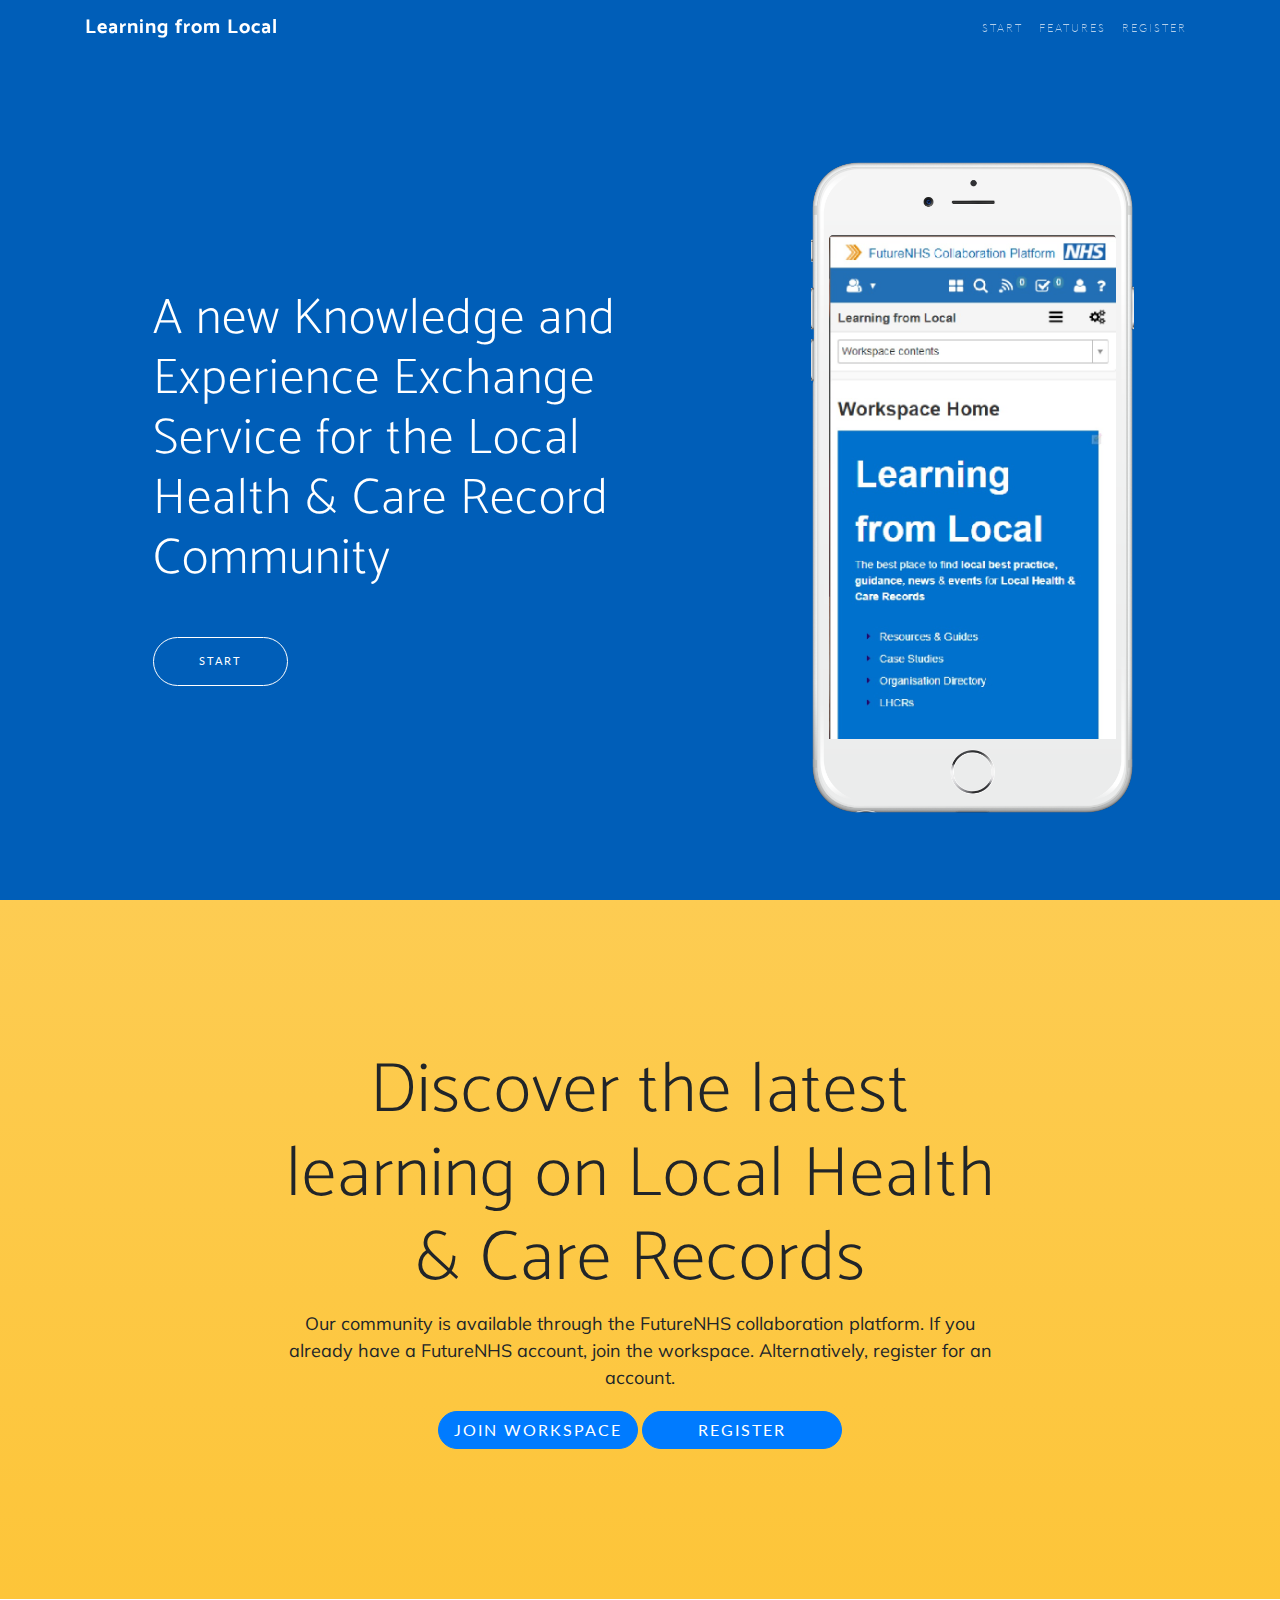
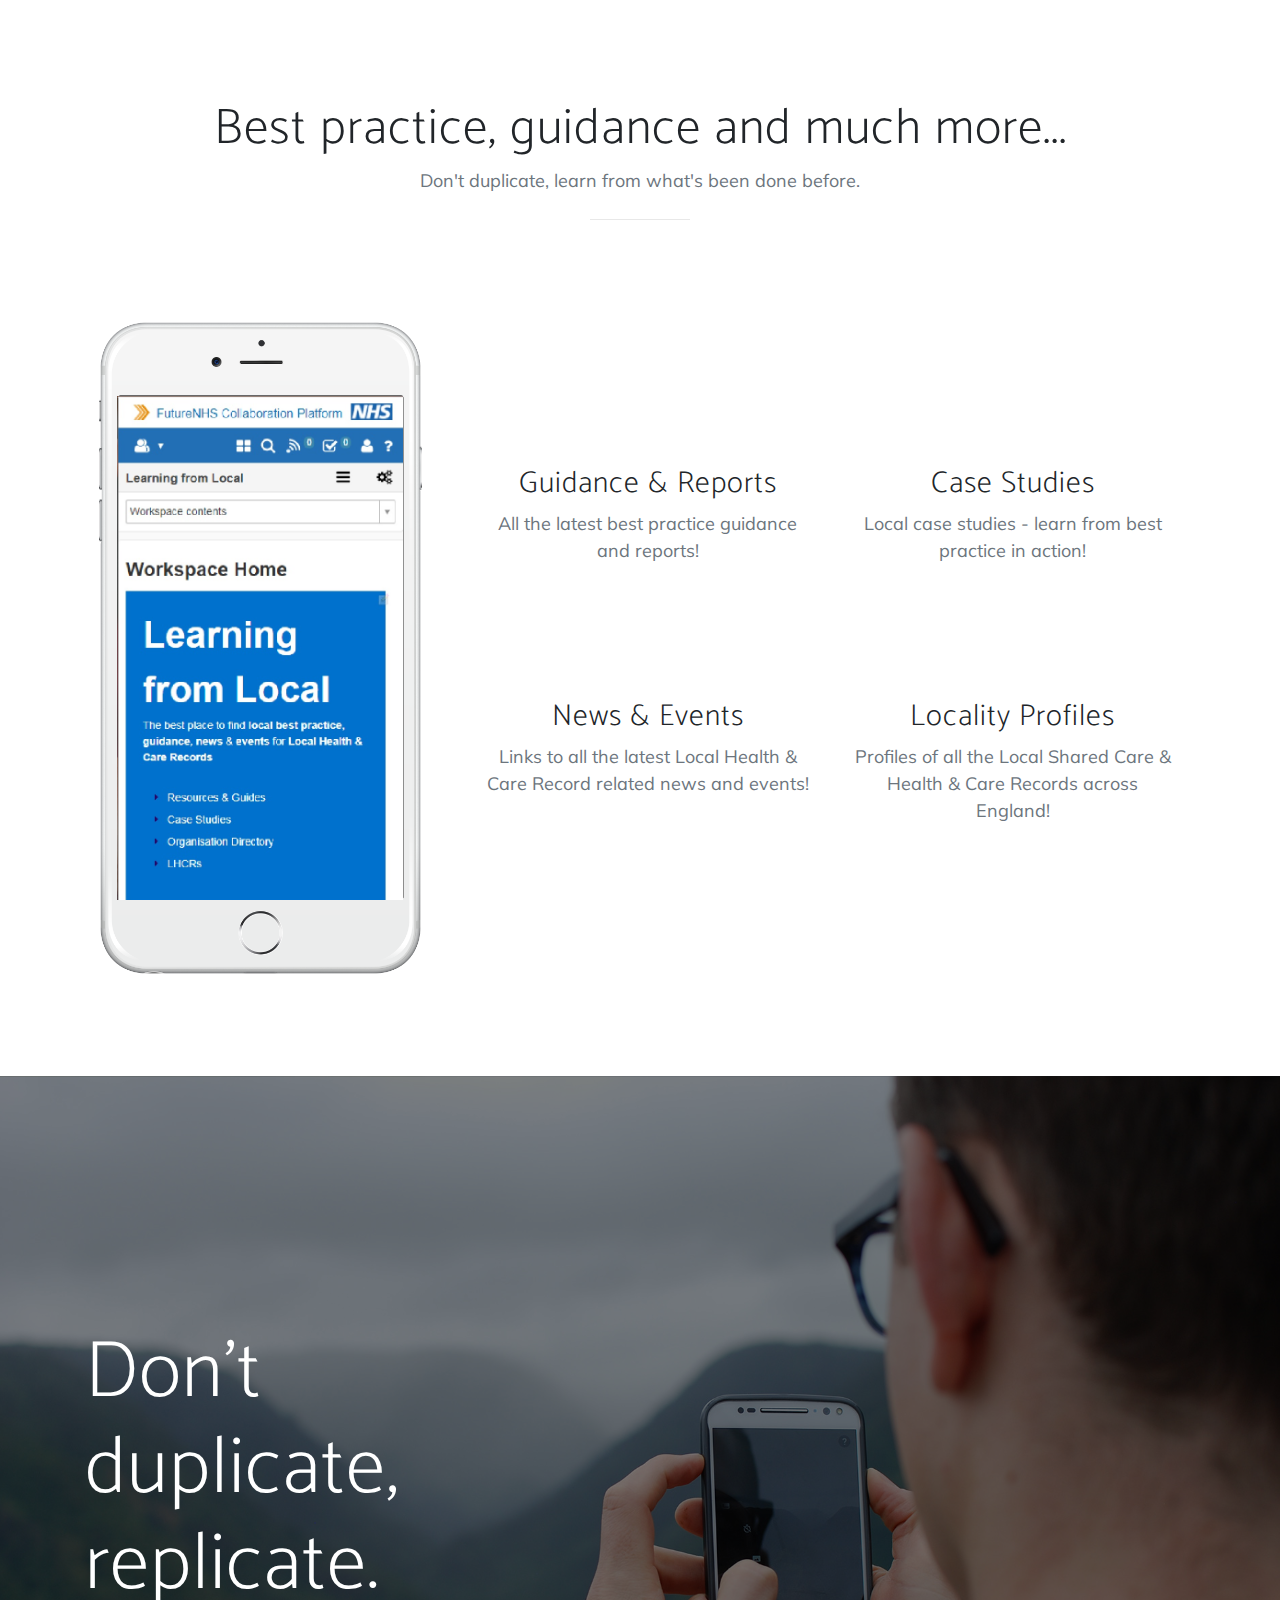
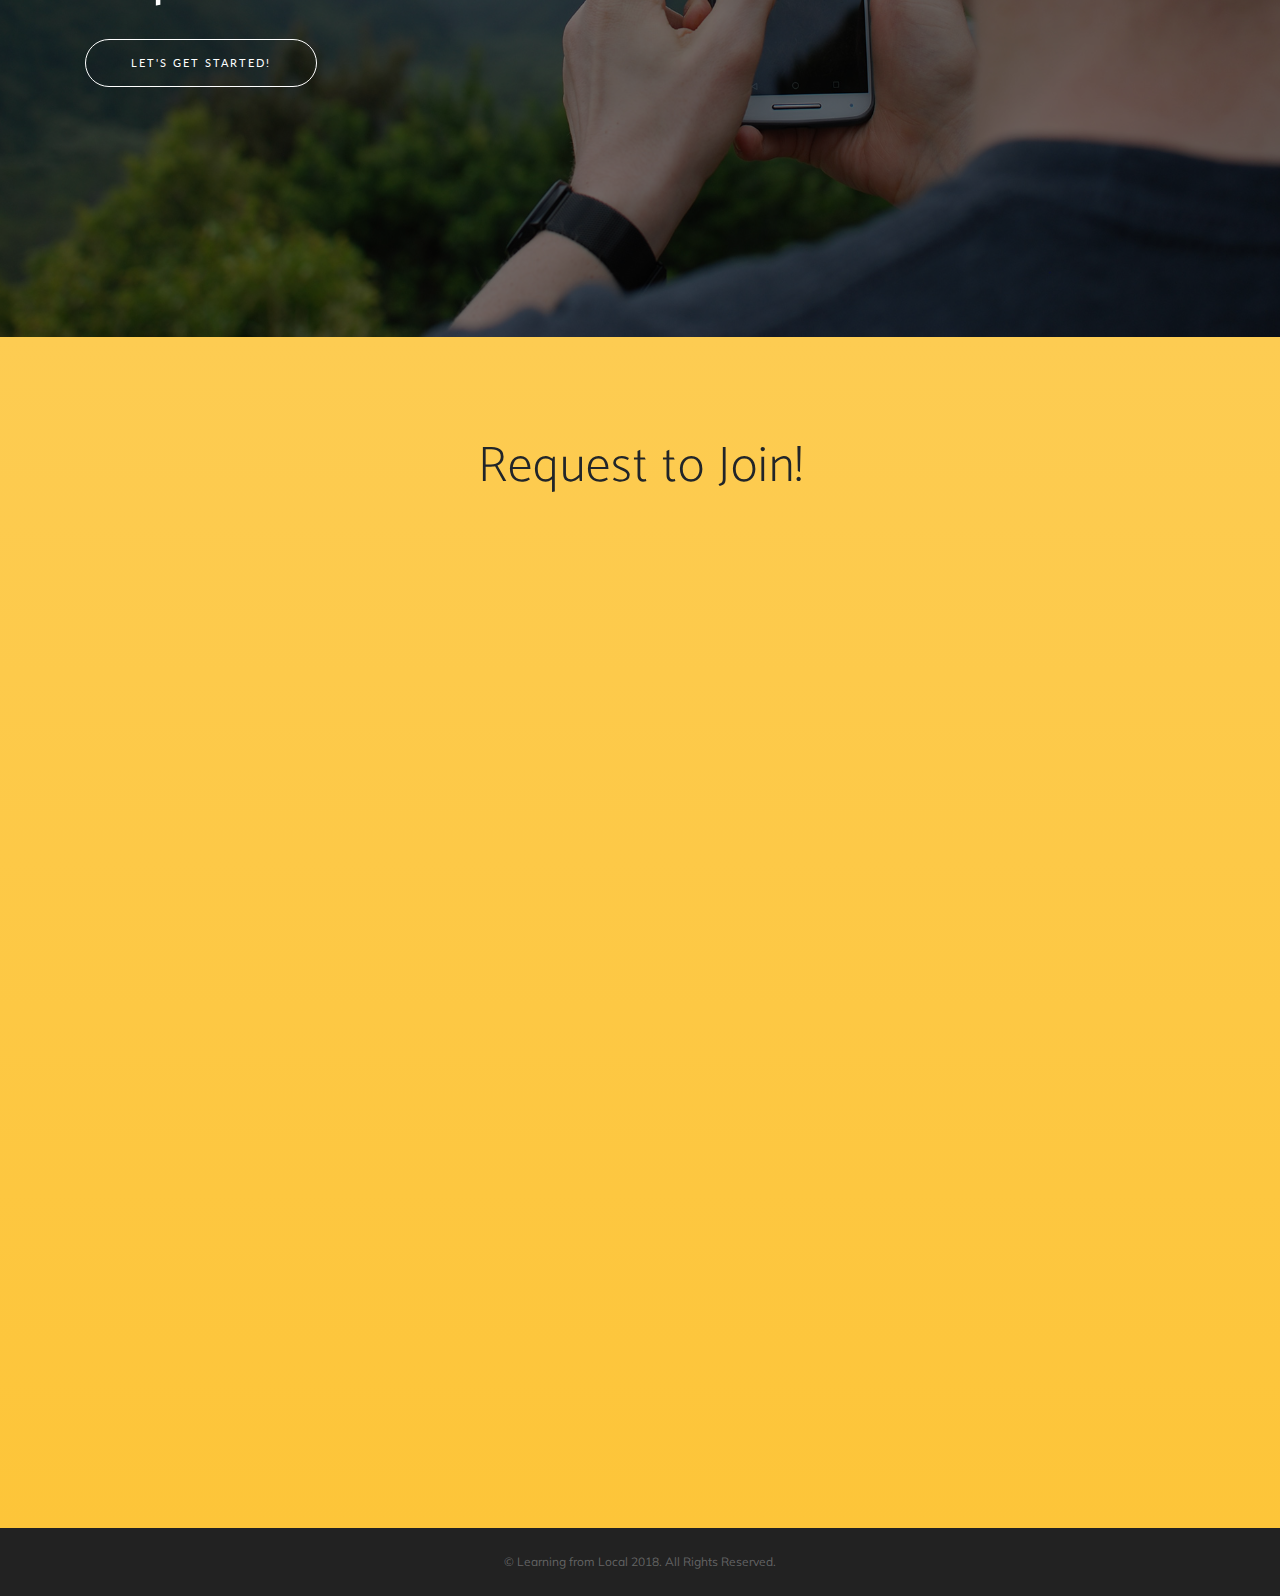
<file: index.html>
<!DOCTYPE html>
<html lang="en">

  <head>
    <meta http-equiv="X-UA-Compatible" content="IE=edge">
    <meta charset="utf-8">
    <meta name="viewport" content="width=device-width, initial-scale=1, shrink-to-fit=no">
    <meta name="description" content="">
    <meta name="author" content="">

    <title>Learning from Local - Digital Health & Care</title>

    <!-- Bootstrap core CSS -->
    <link href="vendor/bootstrap/css/bootstrap.min.css" rel="stylesheet">

    <!-- Custom fonts for this template -->
    <link rel="stylesheet" href="https://use.fontawesome.com/releases/v5.2.0/css/all.css" integrity="sha384-hWVjflwFxL6sNzntih27bfxkr27PmbbK/iSvJ+a4+0owXq79v+lsFkW54bOGbiDQ" crossorigin="anonymous">
    <link rel="stylesheet" href="vendor/simple-line-icons/css/simple-line-icons.css">
    <link href="https://fonts.googleapis.com/css?family=Lato" rel="stylesheet">
    <link href="https://fonts.googleapis.com/css?family=Catamaran:100,200,300,400,500,600,700,800,900" rel="stylesheet">
    <link href="https://fonts.googleapis.com/css?family=Muli" rel="stylesheet">

    <!-- Plugin CSS -->
    <link rel="stylesheet" href="device-mockups/device-mockups.min.css">

    <!-- Custom styles for this template -->
    <link href="css/new-age.css" rel="stylesheet">

  </head>

  <body id="page-top">

    <!-- Navigation -->
    <nav class="navbar navbar-expand-lg navbar-light fixed-top" id="mainNav">
      <div class="container">
        <a class="navbar-brand js-scroll-trigger" href="#page-top">Learning from Local</a>
        <button class="navbar-toggler navbar-toggler-right" type="button" data-toggle="collapse" data-target="#navbarResponsive" aria-controls="navbarResponsive" aria-expanded="false" aria-label="Toggle navigation">
          Menu
          <i class="fa fa-bars"></i>
        </button>
        <div class="collapse navbar-collapse" id="navbarResponsive">
          <ul class="navbar-nav ml-auto">
            <li class="nav-item">
              <a class="nav-link js-scroll-trigger" href="#download">Start</a>
            </li>
            <li class="nav-item">
              <a class="nav-link js-scroll-trigger" href="#features">Features</a>
            </li>
            <li class="nav-item">
              <a class="nav-link js-scroll-trigger" href="#contact">Register</a>
            </li>
          </ul>
        </div>
      </div>
    </nav>

    <header class="masthead">
      <div class="container h-100">
        <div class="row h-100">
          <div class="col-lg-7 my-auto">
            <div class="header-content mx-auto">
              <h1 class="mb-5">A new Knowledge and Experience Exchange Service for the Local Health & Care Record Community</h1>
              <a href="#download" class="btn btn-outline btn-xl js-scroll-trigger">Start</a>
            </div>
          </div>
          <div class="col-lg-5 my-auto">
            <div class="device-container">
              <div class="device-mockup iphone6_plus portrait white">
                <div class="device">
                  <div class="screen">
                    <!-- Demo image for screen mockup, you can put an image here, some HTML, an animation, video, or anything else! -->
                    <img src="img/demo-screen-1.jpg" class="img-fluid" alt="">
                  </div>
                  <div class="button">
                    <!-- You can hook the "home button" to some JavaScript events or just remove it -->
                  </div>
                </div>
              </div>
            </div>
          </div>
        </div>
      </div>
    </header>

    <section class="download bg-primary text-center" id="download">
      <div class="container">
        <div class="row">
          <div class="col-md-8 mx-auto">
            <h2 class="section-heading">Discover the latest learning on Local Health & Care Records</h2>
            <p>Our community is available through the FutureNHS collaboration platform. If you already have a FutureNHS account, join the workspace. Alternatively, register for an account.</p>
            <div class="badges">
              <a class="badge-link" href="https://future.nhs.uk/connect.ti/learningfromlocal/groupHome"><button class="btn btn-primary" style="min-width:200px">Join Workspace</button></a>
              <a class="badge-link js-scroll-trigger" href="#contact"><button class="btn btn-primary" style="min-width:200px">Register</button></a>
            </div>
          </div>
        </div>
      </div>
    </section>

    <section class="features" id="features">
      <div class="container">
        <div class="section-heading text-center">
          <h2>Best practice, guidance and much more...</h2>
          <p class="text-muted">Don't duplicate, learn from what's been done before.</p>
          <hr>
        </div>
        <div class="row">
          <div class="col-lg-4 my-auto">
            <div class="device-container">
              <div class="device-mockup iphone6_plus portrait white">
                <div class="device">
                  <div class="screen">
                    <!-- Demo image for screen mockup, you can put an image here, some HTML, an animation, video, or anything else! -->
                    <img src="img/demo-screen-1.jpg" class="img-fluid" alt="">
                  </div>
                  <div class="button">
                    <!-- You can hook the "home button" to some JavaScript events or just remove it -->
                  </div>
                </div>
              </div>
            </div>
          </div>
          <div class="col-lg-8 my-auto">
            <div class="container-fluid">
              <div class="row">
                <div class="col-lg-6">
                  <div class="feature-item">
                    <i class="far fa-file-alt text-primary"></i>
                    <h3>Guidance & Reports</h3>
                    <p class="text-muted">All the latest best practice guidance and reports!</p>
                  </div>
                </div>
                <div class="col-lg-6">
                  <div class="feature-item">
                    <i class="far fa-map text-primary"></i>
                    <h3>Case Studies</h3>
                    <p class="text-muted">Local case studies - learn from best practice in action!</p>
                  </div>
                </div>
              </div>
              <div class="row">
                <div class="col-lg-6">
                  <div class="feature-item">
                    <i class="far fa-calendar-alt text-primary"></i>
                    <h3>News & Events</h3>
                    <p class="text-muted">Links to all the latest Local Health & Care Record related news and events!</p>
                  </div>
                </div>
                <div class="col-lg-6">
                  <div class="feature-item">
                    <i class="far fa-hospital text-primary"></i>
                    <h3>Locality Profiles</h3>
                    <p class="text-muted">Profiles of all the Local Shared Care & Health & Care Records across England!</p>
                  </div>
                </div>
              </div>
            </div>
          </div>
        </div>
      </div>
    </section>

    <section class="cta">
      <div class="cta-content">
        <div class="container">
          <h2>Don't duplicate,<br>replicate.</h2>
          <a href="#contact" class="btn btn-outline btn-xl js-scroll-trigger">Let's Get Started!</a>
        </div>
      </div>
      <div class="overlay"></div>
    </section>

    <section class="contact bg-primary" id="contact">
      <div class="container">
        <h2>Request to Join!</h2>
        <iframe width="640px" height= "900px" src= "https://forms.office.com/Pages/ResponsePage.aspx?id=kp4VA8ZyI0umSq9Q55Ctv_w_IYfsNgdOjWsY_LBsPo9UNTRXUFhIMDlUQkFIRTJEMFBKRjFTMFRRTi4u&embed=true" frameborder= "0" marginwidth= "0" marginheight= "0" style= "border: none; max-width:100%; max-height:100vh" allowfullscreen webkitallowfullscreen mozallowfullscreen msallowfullscreen> </iframe>
      </div>
    </section>

    <footer>
      <div class="container">
        <p>&copy; Learning from Local 2018. All Rights Reserved.</p>
        <!--<ul class="list-inline">
          <li class="list-inline-item">
            <a href="#">Privacy</a>
          </li>
          <li class="list-inline-item">
            <a href="#">Terms</a>
          </li>
          <li class="list-inline-item">
            <a href="#">FAQ</a>
          </li>
        </ul>-->
      </div>
    </footer>

    <!-- Bootstrap core JavaScript -->
    <script src="vendor/jquery/jquery.min.js"></script>
    <script src="vendor/bootstrap/js/bootstrap.bundle.min.js"></script>

    <!-- Plugin JavaScript -->
    <script src="vendor/jquery-easing/jquery.easing.min.js"></script>

    <!-- Custom scripts for this template -->
    <script src="js/new-age.min.js"></script>

  </body>

</html>
</file>
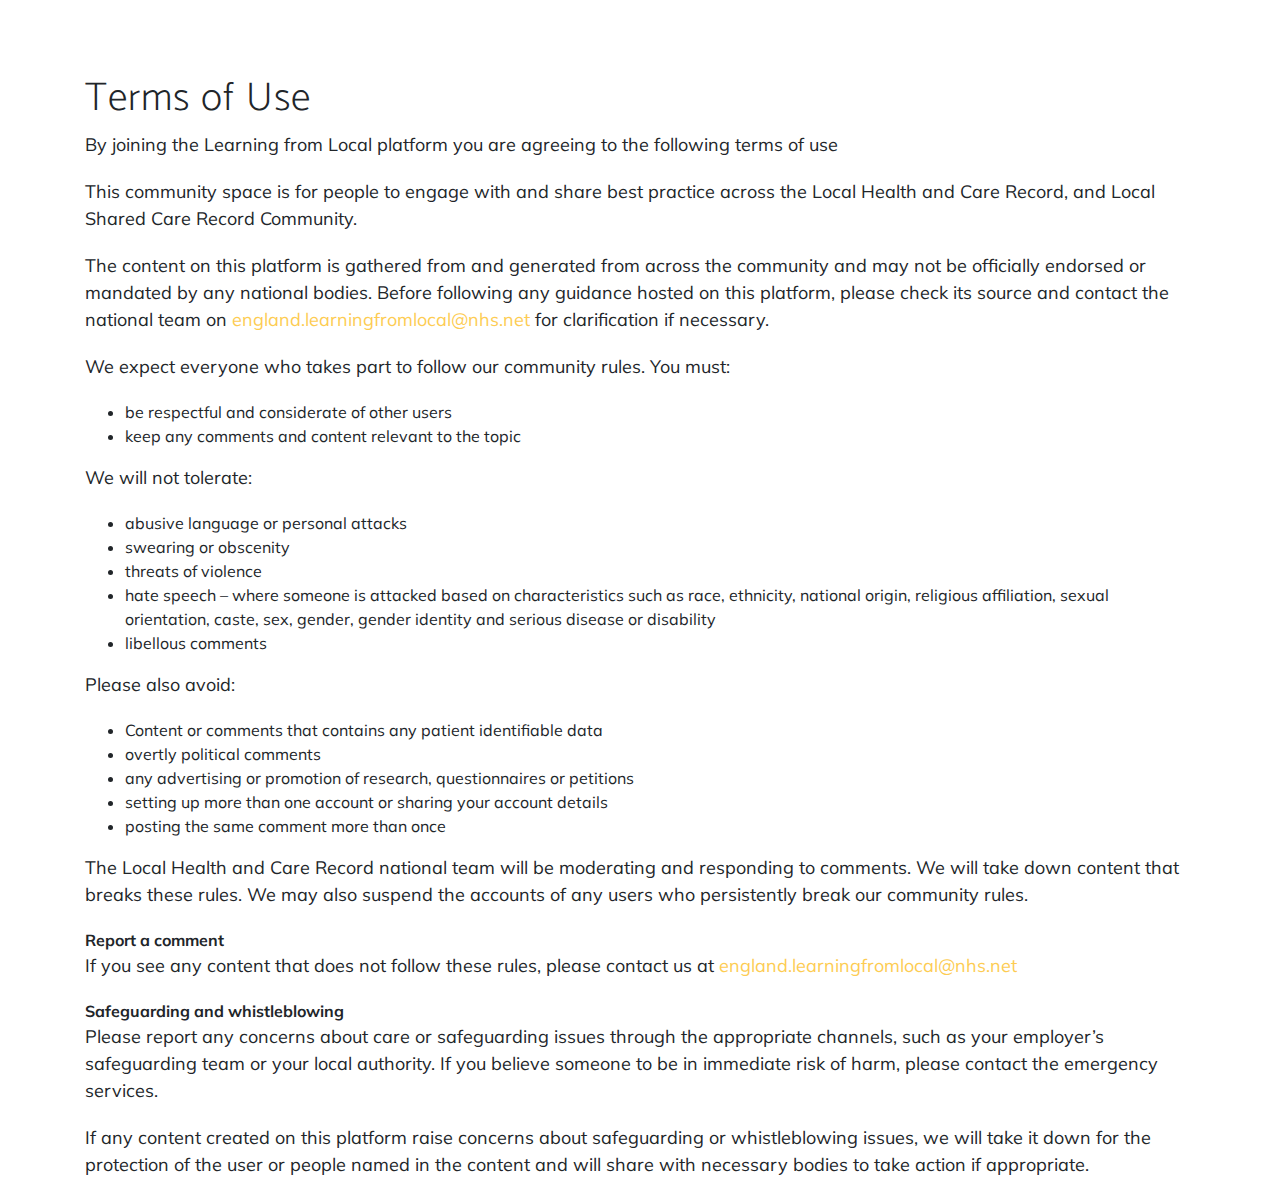
<file: termsofuse.html>
<!DOCTYPE html>
<html lang="en">

  <head>
    <meta http-equiv="X-UA-Compatible" content="IE=edge">
    <meta charset="utf-8">
    <meta name="viewport" content="width=device-width, initial-scale=1, shrink-to-fit=no">
    <meta name="description" content="">
    <meta name="author" content="">

    <title>Learning from Local - Digital Health & Care</title>

    <!-- Bootstrap core CSS -->
    <link href="vendor/bootstrap/css/bootstrap.min.css" rel="stylesheet">

    <!-- Custom fonts for this template -->
    <link rel="stylesheet" href="https://use.fontawesome.com/releases/v5.2.0/css/all.css" integrity="sha384-hWVjflwFxL6sNzntih27bfxkr27PmbbK/iSvJ+a4+0owXq79v+lsFkW54bOGbiDQ" crossorigin="anonymous">
    <link rel="stylesheet" href="vendor/simple-line-icons/css/simple-line-icons.css">
    <link href="https://fonts.googleapis.com/css?family=Lato" rel="stylesheet">
    <link href="https://fonts.googleapis.com/css?family=Catamaran:100,200,300,400,500,600,700,800,900" rel="stylesheet">
    <link href="https://fonts.googleapis.com/css?family=Muli" rel="stylesheet">

    <!-- Plugin CSS -->
    <link rel="stylesheet" href="device-mockups/device-mockups.min.css">

    <!-- Custom styles for this template -->
    <link href="css/new-age.css" rel="stylesheet">

  </head>
  <div class="container" style="margin-top:75px">
  <h1>Terms of Use</h1>
  <p>By joining the Learning from Local platform you are agreeing to the following terms of use</p>
  <p>This community space is for people to engage with and share best practice across the Local Health and Care Record, and Local Shared Care Record Community.</p>

  <p>The content on this platform is gathered from and generated from across the community and may not be officially endorsed or mandated by any national bodies. Before following any guidance hosted on this platform, please check its source and contact the national team on <a href="mailto:england.learningfromlocal@nhs.net">england.learningfromlocal@nhs.net</a> for clarification if necessary.</p>

  <p>We expect everyone who takes part to follow our community rules. You must:</p>
  <ul>
    <li>be respectful and considerate of other users</li>
    <li>keep any comments and content relevant to the topic</li>
  </ul>

  <p>We will not tolerate:</p>
  <ul>
    <li>abusive language or personal attacks</li>
    <li>swearing or obscenity</li>
    <li>threats of violence</li>
    <li>hate speech – where someone is attacked based on characteristics such as race, ethnicity, national origin, religious affiliation, sexual orientation, caste, sex, gender, gender identity and serious disease or disability</li>
    <li>libellous comments</li>
  </ul>

<p>Please also avoid:</p>
  <ul>
    <li>Content or comments that contains any patient identifiable data</li>
    <li>overtly political comments</li>
    <li>any advertising or promotion of research, questionnaires or petitions</li>
    <li>setting up more than one account or sharing your account details</li>
    <li>posting the same comment more than once</li>
  </ul>

<p>The Local Health and Care Record national team will be moderating and responding to comments. We will take down content that breaks these rules. We may also suspend the accounts of any users who persistently break our community rules.</p>

<strong>Report a comment</strong>
<p>If you see any content that does not follow these rules, please contact us at <a href="mailto:england.learningfromlocal@nhs.net">england.learningfromlocal@nhs.net</a></p> 

<strong>Safeguarding and whistleblowing</strong>
<p>Please report any concerns about care or safeguarding issues through the appropriate channels, such as your employer’s safeguarding team or your local authority. If you believe someone to be in immediate risk of harm, please contact the emergency services.</p>

<p>If any content created on this platform raise concerns about safeguarding or whistleblowing issues, we will take it down for the protection of the user or people named in the content and will share with necessary bodies to take action if appropriate.</p>

</div>
</file>
<file: vendor/simple-line-icons/css/simple-line-icons.css>
@font-face {
  font-family: 'simple-line-icons';
  src: url('../fonts/Simple-Line-Icons.eot?v=2.4.0');
  src: url('../fonts/Simple-Line-Icons.eot?v=2.4.0#iefix') format('embedded-opentype'), url('../fonts/Simple-Line-Icons.woff2?v=2.4.0') format('woff2'), url('../fonts/Simple-Line-Icons.ttf?v=2.4.0') format('truetype'), url('../fonts/Simple-Line-Icons.woff?v=2.4.0') format('woff'), url('../fonts/Simple-Line-Icons.svg?v=2.4.0#simple-line-icons') format('svg');
  font-weight: normal;
  font-style: normal;
}
/*
 Use the following CSS code if you want to have a class per icon.
 Instead of a list of all class selectors, you can use the generic [class*="icon-"] selector, but it's slower:
*/
.icon-user,
.icon-people,
.icon-user-female,
.icon-user-follow,
.icon-user-following,
.icon-user-unfollow,
.icon-login,
.icon-logout,
.icon-emotsmile,
.icon-phone,
.icon-call-end,
.icon-call-in,
.icon-call-out,
.icon-map,
.icon-location-pin,
.icon-direction,
.icon-directions,
.icon-compass,
.icon-layers,
.icon-menu,
.icon-list,
.icon-options-vertical,
.icon-options,
.icon-arrow-down,
.icon-arrow-left,
.icon-arrow-right,
.icon-arrow-up,
.icon-arrow-up-circle,
.icon-arrow-left-circle,
.icon-arrow-right-circle,
.icon-arrow-down-circle,
.icon-check,
.icon-clock,
.icon-plus,
.icon-minus,
.icon-close,
.icon-event,
.icon-exclamation,
.icon-organization,
.icon-trophy,
.icon-screen-smartphone,
.icon-screen-desktop,
.icon-plane,
.icon-notebook,
.icon-mustache,
.icon-mouse,
.icon-magnet,
.icon-energy,
.icon-disc,
.icon-cursor,
.icon-cursor-move,
.icon-crop,
.icon-chemistry,
.icon-speedometer,
.icon-shield,
.icon-screen-tablet,
.icon-magic-wand,
.icon-hourglass,
.icon-graduation,
.icon-ghost,
.icon-game-controller,
.icon-fire,
.icon-eyeglass,
.icon-envelope-open,
.icon-envelope-letter,
.icon-bell,
.icon-badge,
.icon-anchor,
.icon-wallet,
.icon-vector,
.icon-speech,
.icon-puzzle,
.icon-printer,
.icon-present,
.icon-playlist,
.icon-pin,
.icon-picture,
.icon-handbag,
.icon-globe-alt,
.icon-globe,
.icon-folder-alt,
.icon-folder,
.icon-film,
.icon-feed,
.icon-drop,
.icon-drawer,
.icon-docs,
.icon-doc,
.icon-diamond,
.icon-cup,
.icon-calculator,
.icon-bubbles,
.icon-briefcase,
.icon-book-open,
.icon-basket-loaded,
.icon-basket,
.icon-bag,
.icon-action-undo,
.icon-action-redo,
.icon-wrench,
.icon-umbrella,
.icon-trash,
.icon-tag,
.icon-support,
.icon-frame,
.icon-size-fullscreen,
.icon-size-actual,
.icon-shuffle,
.icon-share-alt,
.icon-share,
.icon-rocket,
.icon-question,
.icon-pie-chart,
.icon-pencil,
.icon-note,
.icon-loop,
.icon-home,
.icon-grid,
.icon-graph,
.icon-microphone,
.icon-music-tone-alt,
.icon-music-tone,
.icon-earphones-alt,
.icon-earphones,
.icon-equalizer,
.icon-like,
.icon-dislike,
.icon-control-start,
.icon-control-rewind,
.icon-control-play,
.icon-control-pause,
.icon-control-forward,
.icon-control-end,
.icon-volume-1,
.icon-volume-2,
.icon-volume-off,
.icon-calendar,
.icon-bulb,
.icon-chart,
.icon-ban,
.icon-bubble,
.icon-camrecorder,
.icon-camera,
.icon-cloud-download,
.icon-cloud-upload,
.icon-envelope,
.icon-eye,
.icon-flag,
.icon-heart,
.icon-info,
.icon-key,
.icon-link,
.icon-lock,
.icon-lock-open,
.icon-magnifier,
.icon-magnifier-add,
.icon-magnifier-remove,
.icon-paper-clip,
.icon-paper-plane,
.icon-power,
.icon-refresh,
.icon-reload,
.icon-settings,
.icon-star,
.icon-symbol-female,
.icon-symbol-male,
.icon-target,
.icon-credit-card,
.icon-paypal,
.icon-social-tumblr,
.icon-social-twitter,
.icon-social-facebook,
.icon-social-instagram,
.icon-social-linkedin,
.icon-social-pinterest,
.icon-social-github,
.icon-social-google,
.icon-social-reddit,
.icon-social-skype,
.icon-social-dribbble,
.icon-social-behance,
.icon-social-foursqare,
.icon-social-soundcloud,
.icon-social-spotify,
.icon-social-stumbleupon,
.icon-social-youtube,
.icon-social-dropbox,
.icon-social-vkontakte,
.icon-social-steam {
  font-family: 'simple-line-icons';
  speak: none;
  font-style: normal;
  font-weight: normal;
  font-variant: normal;
  text-transform: none;
  line-height: 1;
  /* Better Font Rendering =========== */
  -webkit-font-smoothing: antialiased;
  -moz-osx-font-smoothing: grayscale;
}
.icon-user:before {
  content: "\e005";
}
.icon-people:before {
  content: "\e001";
}
.icon-user-female:before {
  content: "\e000";
}
.icon-user-follow:before {
  content: "\e002";
}
.icon-user-following:before {
  content: "\e003";
}
.icon-user-unfollow:before {
  content: "\e004";
}
.icon-login:before {
  content: "\e066";
}
.icon-logout:before {
  content: "\e065";
}
.icon-emotsmile:before {
  content: "\e021";
}
.icon-phone:before {
  content: "\e600";
}
.icon-call-end:before {
  content: "\e048";
}
.icon-call-in:before {
  content: "\e047";
}
.icon-call-out:before {
  content: "\e046";
}
.icon-map:before {
  content: "\e033";
}
.icon-location-pin:before {
  content: "\e096";
}
.icon-direction:before {
  content: "\e042";
}
.icon-directions:before {
  content: "\e041";
}
.icon-compass:before {
  content: "\e045";
}
.icon-layers:before {
  content: "\e034";
}
.icon-menu:before {
  content: "\e601";
}
.icon-list:before {
  content: "\e067";
}
.icon-options-vertical:before {
  content: "\e602";
}
.icon-options:before {
  content: "\e603";
}
.icon-arrow-down:before {
  content: "\e604";
}
.icon-arrow-left:before {
  content: "\e605";
}
.icon-arrow-right:before {
  content: "\e606";
}
.icon-arrow-up:before {
  content: "\e607";
}
.icon-arrow-up-circle:before {
  content: "\e078";
}
.icon-arrow-left-circle:before {
  content: "\e07a";
}
.icon-arrow-right-circle:before {
  content: "\e079";
}
.icon-arrow-down-circle:before {
  content: "\e07b";
}
.icon-check:before {
  content: "\e080";
}
.icon-clock:before {
  content: "\e081";
}
.icon-plus:before {
  content: "\e095";
}
.icon-minus:before {
  content: "\e615";
}
.icon-close:before {
  content: "\e082";
}
.icon-event:before {
  content: "\e619";
}
.icon-exclamation:before {
  content: "\e617";
}
.icon-organization:before {
  content: "\e616";
}
.icon-trophy:before {
  content: "\e006";
}
.icon-screen-smartphone:before {
  content: "\e010";
}
.icon-screen-desktop:before {
  content: "\e011";
}
.icon-plane:before {
  content: "\e012";
}
.icon-notebook:before {
  content: "\e013";
}
.icon-mustache:before {
  content: "\e014";
}
.icon-mouse:before {
  content: "\e015";
}
.icon-magnet:before {
  content: "\e016";
}
.icon-energy:before {
  content: "\e020";
}
.icon-disc:before {
  content: "\e022";
}
.icon-cursor:before {
  content: "\e06e";
}
.icon-cursor-move:before {
  content: "\e023";
}
.icon-crop:before {
  content: "\e024";
}
.icon-chemistry:before {
  content: "\e026";
}
.icon-speedometer:before {
  content: "\e007";
}
.icon-shield:before {
  content: "\e00e";
}
.icon-screen-tablet:before {
  content: "\e00f";
}
.icon-magic-wand:before {
  content: "\e017";
}
.icon-hourglass:before {
  content: "\e018";
}
.icon-graduation:before {
  content: "\e019";
}
.icon-ghost:before {
  content: "\e01a";
}
.icon-game-controller:before {
  content: "\e01b";
}
.icon-fire:before {
  content: "\e01c";
}
.icon-eyeglass:before {
  content: "\e01d";
}
.icon-envelope-open:before {
  content: "\e01e";
}
.icon-envelope-letter:before {
  content: "\e01f";
}
.icon-bell:before {
  content: "\e027";
}
.icon-badge:before {
  content: "\e028";
}
.icon-anchor:before {
  content: "\e029";
}
.icon-wallet:before {
  content: "\e02a";
}
.icon-vector:before {
  content: "\e02b";
}
.icon-speech:before {
  content: "\e02c";
}
.icon-puzzle:before {
  content: "\e02d";
}
.icon-printer:before {
  content: "\e02e";
}
.icon-present:before {
  content: "\e02f";
}
.icon-playlist:before {
  content: "\e030";
}
.icon-pin:before {
  content: "\e031";
}
.icon-picture:before {
  content: "\e032";
}
.icon-handbag:before {
  content: "\e035";
}
.icon-globe-alt:before {
  content: "\e036";
}
.icon-globe:before {
  content: "\e037";
}
.icon-folder-alt:before {
  content: "\e039";
}
.icon-folder:before {
  content: "\e089";
}
.icon-film:before {
  content: "\e03a";
}
.icon-feed:before {
  content: "\e03b";
}
.icon-drop:before {
  content: "\e03e";
}
.icon-drawer:before {
  content: "\e03f";
}
.icon-docs:before {
  content: "\e040";
}
.icon-doc:before {
  content: "\e085";
}
.icon-diamond:before {
  content: "\e043";
}
.icon-cup:before {
  content: "\e044";
}
.icon-calculator:before {
  content: "\e049";
}
.icon-bubbles:before {
  content: "\e04a";
}
.icon-briefcase:before {
  content: "\e04b";
}
.icon-book-open:before {
  content: "\e04c";
}
.icon-basket-loaded:before {
  content: "\e04d";
}
.icon-basket:before {
  content: "\e04e";
}
.icon-bag:before {
  content: "\e04f";
}
.icon-action-undo:before {
  content: "\e050";
}
.icon-action-redo:before {
  content: "\e051";
}
.icon-wrench:before {
  content: "\e052";
}
.icon-umbrella:before {
  content: "\e053";
}
.icon-trash:before {
  content: "\e054";
}
.icon-tag:before {
  content: "\e055";
}
.icon-support:before {
  content: "\e056";
}
.icon-frame:before {
  content: "\e038";
}
.icon-size-fullscreen:before {
  content: "\e057";
}
.icon-size-actual:before {
  content: "\e058";
}
.icon-shuffle:before {
  content: "\e059";
}
.icon-share-alt:before {
  content: "\e05a";
}
.icon-share:before {
  content: "\e05b";
}
.icon-rocket:before {
  content: "\e05c";
}
.icon-question:before {
  content: "\e05d";
}
.icon-pie-chart:before {
  content: "\e05e";
}
.icon-pencil:before {
  content: "\e05f";
}
.icon-note:before {
  content: "\e060";
}
.icon-loop:before {
  content: "\e064";
}
.icon-home:before {
  content: "\e069";
}
.icon-grid:before {
  content: "\e06a";
}
.icon-graph:before {
  content: "\e06b";
}
.icon-microphone:before {
  content: "\e063";
}
.icon-music-tone-alt:before {
  content: "\e061";
}
.icon-music-tone:before {
  content: "\e062";
}
.icon-earphones-alt:before {
  content: "\e03c";
}
.icon-earphones:before {
  content: "\e03d";
}
.icon-equalizer:before {
  content: "\e06c";
}
.icon-like:before {
  content: "\e068";
}
.icon-dislike:before {
  content: "\e06d";
}
.icon-control-start:before {
  content: "\e06f";
}
.icon-control-rewind:before {
  content: "\e070";
}
.icon-control-play:before {
  content: "\e071";
}
.icon-control-pause:before {
  content: "\e072";
}
.icon-control-forward:before {
  content: "\e073";
}
.icon-control-end:before {
  content: "\e074";
}
.icon-volume-1:before {
  content: "\e09f";
}
.icon-volume-2:before {
  content: "\e0a0";
}
.icon-volume-off:before {
  content: "\e0a1";
}
.icon-calendar:before {
  content: "\e075";
}
.icon-bulb:before {
  content: "\e076";
}
.icon-chart:before {
  content: "\e077";
}
.icon-ban:before {
  content: "\e07c";
}
.icon-bubble:before {
  content: "\e07d";
}
.icon-camrecorder:before {
  content: "\e07e";
}
.icon-camera:before {
  content: "\e07f";
}
.icon-cloud-download:before {
  content: "\e083";
}
.icon-cloud-upload:before {
  content: "\e084";
}
.icon-envelope:before {
  content: "\e086";
}
.icon-eye:before {
  content: "\e087";
}
.icon-flag:before {
  content: "\e088";
}
.icon-heart:before {
  content: "\e08a";
}
.icon-info:before {
  content: "\e08b";
}
.icon-key:before {
  content: "\e08c";
}
.icon-link:before {
  content: "\e08d";
}
.icon-lock:before {
  content: "\e08e";
}
.icon-lock-open:before {
  content: "\e08f";
}
.icon-magnifier:before {
  content: "\e090";
}
.icon-magnifier-add:before {
  content: "\e091";
}
.icon-magnifier-remove:before {
  content: "\e092";
}
.icon-paper-clip:before {
  content: "\e093";
}
.icon-paper-plane:before {
  content: "\e094";
}
.icon-power:before {
  content: "\e097";
}
.icon-refresh:before {
  content: "\e098";
}
.icon-reload:before {
  content: "\e099";
}
.icon-settings:before {
  content: "\e09a";
}
.icon-star:before {
  content: "\e09b";
}
.icon-symbol-female:before {
  content: "\e09c";
}
.icon-symbol-male:before {
  content: "\e09d";
}
.icon-target:before {
  content: "\e09e";
}
.icon-credit-card:before {
  content: "\e025";
}
.icon-paypal:before {
  content: "\e608";
}
.icon-social-tumblr:before {
  content: "\e00a";
}
.icon-social-twitter:before {
  content: "\e009";
}
.icon-social-facebook:before {
  content: "\e00b";
}
.icon-social-instagram:before {
  content: "\e609";
}
.icon-social-linkedin:before {
  content: "\e60a";
}
.icon-social-pinterest:before {
  content: "\e60b";
}
.icon-social-github:before {
  content: "\e60c";
}
.icon-social-google:before {
  content: "\e60d";
}
.icon-social-reddit:before {
  content: "\e60e";
}
.icon-social-skype:before {
  content: "\e60f";
}
.icon-social-dribbble:before {
  content: "\e00d";
}
.icon-social-behance:before {
  content: "\e610";
}
.icon-social-foursqare:before {
  content: "\e611";
}
.icon-social-soundcloud:before {
  content: "\e612";
}
.icon-social-spotify:before {
  content: "\e613";
}
.icon-social-stumbleupon:before {
  content: "\e614";
}
.icon-social-youtube:before {
  content: "\e008";
}
.icon-social-dropbox:before {
  content: "\e00c";
}
.icon-social-vkontakte:before {
  content: "\e618";
}
.icon-social-steam:before {
  content: "\e620";
}
</file>
<file: css/new-age.css>
html,
body {
  width: 100%;
  height: 100%;
}

body {
  font-family: 'Muli', 'Helvetica', 'Arial', 'sans-serif';
}

a {
  color: #fdcc52;
  -webkit-transition: all .35s;
  -moz-transition: all .35s;
  transition: all .35s;
}

a:hover, a:focus {
  color: #fcbd20;
}

hr {
  max-width: 100px;
  margin: 25px auto 0;
  border-width: 1px;
  border-color: rgba(34, 34, 34, 0.1);
}

hr.light {
  border-color: white;
}

h1,
h2,
h3,
h4,
h5,
h6 {
  font-family: 'Catamaran', 'Helvetica', 'Arial', 'sans-serif';
  font-weight: 200;
  letter-spacing: 1px;
}

p {
  font-size: 18px;
  line-height: 1.5;
  margin-bottom: 20px;
}

section {
  padding: 100px 0;
}

section h2 {
  font-size: 50px;
}

#mainNav {
  border-color: rgba(34, 34, 34, 0.05);
  background-color: white;
  -webkit-transition: all .35s;
  -moz-transition: all .35s;
  transition: all .35s;
  font-family: 'Catamaran', 'Helvetica', 'Arial', 'sans-serif';
  font-weight: 200;
  letter-spacing: 1px;
}

#mainNav .navbar-brand {
  color: #ffffff;
  font-family: 'Catamaran', 'Helvetica', 'Arial', 'sans-serif';
  font-weight: bold;
  letter-spacing: 1px;
}

#mainNav .navbar-brand:hover, #mainNav .navbar-brand:focus {
  color: #fcbd20;
}

#mainNav .navbar-toggler {
  font-size: 12px;
  padding: 8px 10px;
  color: #222222;
}

#mainNav .navbar-nav > li > a {
  font-size: 11px;
  font-family: 'Lato', 'Helvetica', 'Arial', 'sans-serif';
  letter-spacing: 2px;
  text-transform: uppercase;
}

#mainNav .navbar-nav > li > a.active {
  color: #fdcc52 !important;
  background-color: transparent;
}

#mainNav .navbar-nav > li > a.active:hover {
  background-color: transparent;
}

#mainNav .navbar-nav > li > a,
#mainNav .navbar-nav > li > a:focus {
  color: #222222;
}

#mainNav .navbar-nav > li > a:hover,
#mainNav .navbar-nav > li > a:focus:hover {
  color: #fdcc52;
}

@media (min-width: 992px) {
  #mainNav {
    border-color: transparent;
    background-color: transparent;
  }
  #mainNav .navbar-brand {
    color: fade(white, 70%);
  }
  #mainNav .navbar-brand:hover, #mainNav .navbar-brand:focus {
    color: white;
  }
  #mainNav .navbar-nav > li > a,
  #mainNav .navbar-nav > li > a:focus {
    color: rgba(255, 255, 255, 0.7);
  }
  #mainNav .navbar-nav > li > a:hover,
  #mainNav .navbar-nav > li > a:focus:hover {
    color: white;
  }
  #mainNav.navbar-shrink {
    border-color: rgba(34, 34, 34, 0.1);
    background-color: white;
  }
  #mainNav.navbar-shrink .navbar-brand {
    color: #222222;
  }
  #mainNav.navbar-shrink .navbar-brand:hover, #mainNav.navbar-shrink .navbar-brand:focus {
    color: #fdcc52;
  }
  #mainNav.navbar-shrink .navbar-nav > li > a,
  #mainNav.navbar-shrink .navbar-nav > li > a:focus {
    color: #222222;
  }
  #mainNav.navbar-shrink .navbar-nav > li > a:hover,
  #mainNav.navbar-shrink .navbar-nav > li > a:focus:hover {
    color: #fdcc52;
  }
}

header.masthead {
  position: relative;
  width: 100%;
  padding-top: 150px;
  padding-bottom: 100px;
  color: white;
  background-color: #005EB8;
  /* background: url("../img/bg-pattern.png"), #7b4397;
  background: url("../img/bg-pattern.png"), -webkit-linear-gradient(to left, #7b4397, #dc2430);
  background: url("../img/bg-pattern.png"), linear-gradient(to left, #7b4397, #dc2430); */
}

header.masthead .header-content {
  max-width: 500px;
  margin-bottom: 100px;
  text-align: center;
}

header.masthead .header-content h1 {
  font-size: 30px;
}

header.masthead .device-container {
  max-width: 325px;
  margin-right: auto;
  margin-left: auto;
}

header.masthead .device-container .screen img {
  border-radius: 3px;
}

@media (min-width: 992px) {
  header.masthead {
    height: 100vh;
    min-height: 775px;
    padding-top: 75px;
    padding-bottom: 0;
  }
  header.masthead .header-content {
    margin-bottom: 0;
    text-align: left;
  }
  header.masthead .header-content h1 {
    font-size: 50px;
  }
  header.masthead .device-container {
    max-width: 325px;
  }
}

section.download {
  position: relative;
  padding: 150px 0;
}

section.download h2 {
  font-size: 50px;
  margin-top: 0;
}

section.download .badges .badge-link {
  display: block;
  margin-bottom: 25px;
}

section.download .badges .badge-link:last-child {
  margin-bottom: 0;
}

section.download .badges .badge-link img {
  height: 60px;
}

@media (min-width: 768px) {
  section.download .badges .badge-link {
    display: inline-block;
    margin-bottom: 0;
  }
}

@media (min-width: 768px) {
  section.download h2 {
    font-size: 70px;
  }
}

section.features .section-heading {
  margin-bottom: 100px;
}

section.features .section-heading h2 {
  margin-top: 0;
}

section.features .section-heading p {
  margin-bottom: 0;
}

section.features .device-container,
section.features .feature-item {
  max-width: 325px;
  margin: 0 auto;
}

section.features .device-container {
  margin-bottom: 100px;
}

@media (min-width: 992px) {
  section.features .device-container {
    margin-bottom: 0;
  }
}

section.features .feature-item {
  padding-top: 50px;
  padding-bottom: 50px;
  text-align: center;
}

section.features .feature-item h3 {
  font-size: 30px;
}

section.features .feature-item i {
  font-size: 80px;
  display: block;
  margin-bottom: 15px;
  color: #7b4397;
  -webkit-background-clip: text;
  -webkit-text-fill-color: #7b4397;
}

section.cta {
  position: relative;
  padding: 250px 0;
  background-image: url("../img/bg-cta.jpg");
  background-position: center;
  -webkit-background-size: cover;
  -moz-background-size: cover;
  -o-background-size: cover;
  background-size: cover;
}

section.cta .cta-content {
  position: relative;
  z-index: 1;
}

section.cta .cta-content h2 {
  font-size: 50px;
  max-width: 450px;
  margin-top: 0;
  margin-bottom: 25px;
  color: white;
}

@media (min-width: 768px) {
  section.cta .cta-content h2 {
    font-size: 80px;
  }
}

section.cta .overlay {
  position: absolute;
  top: 0;
  left: 0;
  width: 100%;
  height: 100%;
  background-color: rgba(0, 0, 0, 0.5);
}

section.contact {
  text-align: center;
}

section.contact h2 {
  margin-top: 0;
  margin-bottom: 25px;
}

section.contact h2 i {
  color: #dd4b39;
}

section.contact ul.list-social {
  margin-bottom: 0;
}

section.contact ul.list-social li a {
  font-size: 40px;
  line-height: 80px;
  display: block;
  width: 80px;
  height: 80px;
  color: white;
  border-radius: 100%;
}

section.contact ul.list-social li.social-twitter a {
  background-color: #1da1f2;
}

section.contact ul.list-social li.social-twitter a:hover {
  background-color: #0d95e8;
}

section.contact ul.list-social li.social-facebook a {
  background-color: #3b5998;
}

section.contact ul.list-social li.social-facebook a:hover {
  background-color: #344e86;
}

section.contact ul.list-social li.social-google-plus a {
  background-color: #dd4b39;
}

section.contact ul.list-social li.social-google-plus a:hover {
  background-color: #d73925;
}

footer {
  padding: 25px 0;
  text-align: center;
  color: rgba(255, 255, 255, 0.3);
  background-color: #222222;
}

footer p {
  font-size: 12px;
  margin: 0;
}

footer ul {
  margin-bottom: 0;
}

footer ul li a {
  font-size: 12px;
  color: rgba(255, 255, 255, 0.3);
}

footer ul li a:hover, footer ul li a:focus, footer ul li a:active, footer ul li a.active {
  text-decoration: none;
}

.bg-primary {
  background: #fdcc52;
  background: -webkit-linear-gradient(#fdcc52, #fdc539);
  background: linear-gradient(#fdcc52, #fdc539);
}

.text-primary {
  color: #fdcc52;
}

.no-gutter > [class*='col-'] {
  padding-right: 0;
  padding-left: 0;
}

.btn-outline {
  color: white;
  border: 1px solid;
  border-color: white;
}

.btn-outline:hover, .btn-outline:focus, .btn-outline:active, .btn-outline.active {
  color: white;
  border-color: #fdcc52;
  background-color: #fdcc52;
}

.btn {
  border-radius: 300px;
  font-family: 'Lato', 'Helvetica', 'Arial', 'sans-serif';
  letter-spacing: 2px;
  text-transform: uppercase;
}

.btn-xl {
  font-size: 11px;
  padding: 15px 45px;
}
</file>
<file: device-mockups/device-mockups.min.css>
.device-mockup{position:relative;width:100%;padding-bottom:61.775701%}.device-mockup>.device{position:absolute;top:0;bottom:0;left:0;right:0;width:100%;height:100%;background-size:100% 100%;background-repeat:no-repeat;background-image:url(macbook/macbook.png)}.device-mockup>.device>.screen{position:absolute;top:11.0438729%;bottom:14.6747352%;left:13.364486%;right:13.364486%;overflow:hidden}.device-mockup>.device>.button{position:absolute;top:0;left:0;display:none;overflow:hidden;border-radius:100%;-webkit-border-radius:100%;-moz-border-radius:100%;cursor:pointer}.device-mockup.imac{padding-bottom:81.230769%}.device-mockup.imac>.device{background-image:url(imac/imac.png)}.device-mockup.imac>.device>.screen{top:8.20707071%;bottom:31.6919192%;left:6.61538462%;right:6.61538462%}.device-mockup.macbook{padding-bottom:61.775701%}.device-mockup.macbook>.device{background-image:url(macbook/macbook.png)}.device-mockup.macbook>.device>.screen{top:11.0438729%;bottom:14.6747352%;left:13.364486%;right:13.364486%}.device-mockup.macbook_2015{padding-bottom:57.5%}.device-mockup.macbook_2015.grey>.device,.device-mockup.macbook_2015>.device{background-image:url(macbook_2015/grey.png)}.device-mockup.macbook_2015.silver>.device,.device-mockup.macbook_2015>.device{background-image:url(macbook_2015/silver.png)}.device-mockup.macbook_2015.gold>.device,.device-mockup.macbook_2015>.device{background-image:url(macbook_2015/gold.png)}.device-mockup.macbook_2015>.device>.screen{top:7.5%;bottom:10.9%;left:12.46%;right:12.56%}.device-mockup.iphone5,.device-mockup.iphone5.portrait{padding-bottom:210.57%}.device-mockup.iphone5.landscape{padding-bottom:47.49%}.device-mockup.iphone5.black>.device,.device-mockup.iphone5.portrait.black>.device,.device-mockup.iphone5>.device{background-image:url(iphone5/iphone5_port_black.png)}.device-mockup.iphone5.landscape.black>.device,.device-mockup.iphone5.landscape>.device{background-image:url(iphone5/iphone5_land_black.png)}.device-mockup.iphone5.portrait.white>.device,.device-mockup.iphone5.white>.device{background-image:url(iphone5/iphone5_port_white.png)}.device-mockup.iphone5.landscape.white>.device{background-image:url(iphone5/iphone5_land_white.png)}.device-mockup.iphone5.portrait>.device>.screen,.device-mockup.iphone5>.device>.screen{top:14.78%;bottom:13.78%;left:8.77%;right:7.77%}.device-mockup.iphone5.landscape>.device>.screen{top:7.422488%;bottom:8.422488%;left:14.919127%;right:14.019127%}.device-mockup.iphone5.portrait>.device>.button,.device-mockup.iphone5>.device>.button{display:block;top:88.3%;bottom:2.5%;left:40%;right:40%}.device-mockup.iphone5.landscape>.device>.button{display:block;top:40%;bottom:41%;left:88.4%;right:2.3%}.device-mockup.iphone_se,.device-mockup.iphone_se.portrait{padding-bottom:209.83%}.device-mockup.iphone_se.landscape{padding-bottom:47.66%}.device-mockup.iphone_se.black>.device,.device-mockup.iphone_se.portrait.black>.device,.device-mockup.iphone_se>.device{background-image:url(iphone_se/iphone_se_port_black.png)}.device-mockup.iphone_se.landscape.black>.device,.device-mockup.iphone_se.landscape>.device{background-image:url(iphone_se/iphone_se_land_black.png)}.device-mockup.iphone_se.portrait.white>.device,.device-mockup.iphone_se.white>.device{background-image:url(iphone_se/iphone_se_port_white.png)}.device-mockup.iphone_se.landscape.white>.device{background-image:url(iphone_se/iphone_se_land_white.png)}.device-mockup.iphone_se.gold>.device,.device-mockup.iphone_se.portrait.gold>.device{background-image:url(iphone_se/iphone_se_port_gold.png)}.device-mockup.iphone_se.landscape.gold>.device{background-image:url(iphone_se/iphone_se_land_gold.png)}.device-mockup.iphone_se.portrait.rose>.device,.device-mockup.iphone_se.rose>.device{background-image:url(iphone_se/iphone_se_port_rose.png)}.device-mockup.iphone_se.landscape.rose>.device{background-image:url(iphone_se/iphone_se_land_rose.png)}.device-mockup.iphone_se.portrait>.device>.screen,.device-mockup.iphone_se>.device>.screen{top:16.28%;bottom:16.28%;left:11.77%;right:11.77%}.device-mockup.iphone_se.landscape>.device>.screen{top:11.722488%;bottom:11.722488%;left:16.0191273%;right:16.0191273%}.device-mockup.iphone_se.portrait>.device>.button,.device-mockup.iphone_se>.device>.button{display:block;top:86.3%;bottom:5.5%;left:42%;right:42%}.device-mockup.iphone_se.landscape>.device>.button{display:block;top:42%;bottom:42%;left:86.4%;right:5.1%}.device-mockup.iphone6,.device-mockup.iphone6.portrait{padding-bottom:207.19%}.device-mockup.iphone6.landscape{padding-bottom:48.76%}.device-mockup.iphone6.black>.device,.device-mockup.iphone6.portrait.black>.device,.device-mockup.iphone6>.device{background-image:url(iphone_6/iphone_6_port_black.png)}.device-mockup.iphone6.landscape.black>.device,.device-mockup.iphone6.landscape>.device{background-image:url(iphone_6/iphone_6_land_black.png)}.device-mockup.iphone6.portrait.white>.device,.device-mockup.iphone6.white>.device{background-image:url(iphone_6/iphone_6_port_white.png)}.device-mockup.iphone6.landscape.white>.device{background-image:url(iphone_6/iphone_6_land_white.png)}.device-mockup.iphone6.gold>.device,.device-mockup.iphone6.portrait.gold>.device{background-image:url(iphone_6/iphone_6_port_gold.png)}.device-mockup.iphone6.landscape.gold>.device{background-image:url(iphone_6/iphone_6_land_gold.png)}.device-mockup.iphone6.portrait>.device>.screen,.device-mockup.iphone6>.device>.screen{top:12.58%;bottom:12.88%;left:6.77%;right:6.77%}.device-mockup.iphone6.landscape>.device>.screen{top:6.77%;bottom:6.77%;left:12.58%;right:12.88%}.device-mockup.iphone6.portrait>.device>.button,.device-mockup.iphone6>.device>.button{display:block;top:88.6%;bottom:3.2%;left:42%;right:42%}.device-mockup.iphone6.landscape>.device>.button{display:block;top:42%;bottom:42%;left:88.6%;right:3.2%}.device-mockup.iphone6_plus,.device-mockup.iphone6_plus.portrait{padding-bottom:201.76%}.device-mockup.iphone6_plus.landscape{padding-bottom:49.56%}.device-mockup.iphone6_plus.black>.device,.device-mockup.iphone6_plus.portrait.black>.device,.device-mockup.iphone6_plus>.device{background-image:url(iphone_6_plus/iphone_6_plus_black_port.png)}.device-mockup.iphone6_plus.landscape.black>.device,.device-mockup.iphone6_plus.landscape>.device{background-image:url(iphone_6_plus/iphone_6_plus_black_land.png)}.device-mockup.iphone6_plus.portrait.white>.device,.device-mockup.iphone6_plus.white>.device{background-image:url(iphone_6_plus/iphone_6_plus_white_port.png)}.device-mockup.iphone6_plus.landscape.white>.device{background-image:url(iphone_6_plus/iphone_6_plus_white_land.png)}.device-mockup.iphone6_plus.gold>.device,.device-mockup.iphone6_plus.portrait.gold>.device{background-image:url(iphone_6_plus/iphone_6_plus_gold_port.png)}.device-mockup.iphone6_plus.landscape.gold>.device{background-image:url(iphone_6_plus/iphone_6_plus_gold_land.png)}.device-mockup.iphone6_plus.portrait>.device>.screen,.device-mockup.iphone6_plus>.device>.screen{top:11.58%;bottom:11.58%;left:5.97%;right:5.97%}.device-mockup.iphone6_plus.landscape>.device>.screen{top:5.97%;bottom:5.97%;left:11.38%;right:11.58%}.device-mockup.iphone6_plus.portrait>.device>.button,.device-mockup.iphone6_plus>.device>.button{display:block;top:89.9%;bottom:3.2%;left:43%;right:43%}.device-mockup.iphone6_plus.landscape>.device>.button{display:block;top:43%;bottom:43%;left:89.9%;right:3.2%}.device-mockup.ipad,.device-mockup.ipad.portrait{padding-bottom:128.406276%}.device-mockup.ipad.landscape{padding-bottom:79.9086758%}.device-mockup.ipad.black>.device,.device-mockup.ipad.portrait.black>.device,.device-mockup.ipad>.device{background-image:url(ipad/ipad_port_black.png)}.device-mockup.ipad.portrait.white>.device,.device-mockup.ipad.white>.device{background-image:url(ipad/ipad_port_white.png)}.device-mockup.ipad.landscape.black>.device,.device-mockup.ipad.landscape>.device{background-image:url(ipad/ipad_land_black.png)}.device-mockup.ipad.landscape.white>.device{background-image:url(ipad/ipad_land_white.png)}.device-mockup.ipad.portrait>.device>.screen,.device-mockup.ipad>.device>.screen{top:12.025723%;bottom:12.154341%;left:13.45995%;right:13.45995%}.device-mockup.ipad.landscape>.device>.screen{top:13.87755102%;bottom:13.87755102%;left:11.5459883%;right:11.5459883%}.device-mockup.ipad.portrait>.device>.button,.device-mockup.ipad>.device>.button{display:block;top:90.2%;bottom:5.5%;left:47.3%;right:47.3%}.device-mockup.ipad.landscape>.device>.button{display:block;top:47.3%;bottom:47.3%;left:90.8%;right:4.9%}.device-mockup.ipad_air,.device-mockup.ipad_air.portrait{padding-bottom:141.27%}.device-mockup.ipad_air.landscape{padding-bottom:70.79%}.device-mockup.ipad_air.grey>.device,.device-mockup.ipad_air.portrait.grey>.device,.device-mockup.ipad_air>.device{background-image:url(ipad_air/ipad_air_gray_port.png)}.device-mockup.ipad_air.portrait.silver>.device,.device-mockup.ipad_air.silver>.device{background-image:url(ipad_air/ipad_air_silver_port.png)}.device-mockup.ipad_air.landscape.grey>.device,.device-mockup.ipad_air.landscape>.device{background-image:url(ipad_air/ipad_air_gray_land.png)}.device-mockup.ipad_air.landscape.silver>.device{background-image:url(ipad_air/ipad_air_silver_land.png)}.device-mockup.ipad_air.portrait>.device>.screen,.device-mockup.ipad_air>.device>.screen{top:9.025723%;bottom:9.154341%;left:7.45995%;right:6.45995%}.device-mockup.ipad_air.landscape>.device>.screen{top:6.877551%;bottom:6.877551%;left:9.545988%;right:9.545988%}.device-mockup.ipad_air.portrait>.device>.button,.device-mockup.ipad_air>.device>.button{display:block;top:93.2%;bottom:2.5%;left:47.3%;right:47.3%}.device-mockup.ipad_air.landscape>.device>.button{display:block;top:47.3%;bottom:47.3%;left:93.1%;right:2.1%}.device-mockup.ipad_air_2,.device-mockup.ipad_air_2.portrait{padding-bottom:141.38%}.device-mockup.ipad_air_2.landscape{padding-bottom:70.73%}.device-mockup.ipad_air_2.grey>.device,.device-mockup.ipad_air_2.portrait.grey>.device,.device-mockup.ipad_air_2>.device{background-image:url(ipad_air_2/ipad_air_2_gray_port.png)}.device-mockup.ipad_air_2.portrait.silver>.device,.device-mockup.ipad_air_2.silver>.device{background-image:url(ipad_air_2/ipad_air_2_silver_port.png)}.device-mockup.ipad_air_2.gold>.device,.device-mockup.ipad_air_2.portrait.gold>.device{background-image:url(ipad_air_2/ipad_air_2_gold_port.png)}.device-mockup.ipad_air_2.landscape.grey>.device,.device-mockup.ipad_air_2.landscape>.device{background-image:url(ipad_air_2/ipad_air_2_gray_land.png)}.device-mockup.ipad_air_2.landscape.silver>.device{background-image:url(ipad_air_2/ipad_air_2_silver_land.png)}.device-mockup.ipad_air_2.landscape.gold>.device{background-image:url(ipad_air_2/ipad_air_2_gold_land.png)}.device-mockup.ipad_air_2.portrait>.device>.screen,.device-mockup.ipad_air_2>.device>.screen{top:9.025723%;bottom:8.854341%;left:6.15995%;right:6.15995%}.device-mockup.ipad_air_2.landscape>.device>.screen{top:6.277551%;bottom:6.277551%;left:8.545988%;right:8.545988%}.device-mockup.ipad_air_2.portrait>.device>.button,.device-mockup.ipad_air_2>.device>.button{display:block;top:93.2%;bottom:2.1%;left:46.3%;right:46.5%}.device-mockup.ipad_air_2.landscape>.device>.button{display:block;top:46.5%;bottom:46.8%;left:93.5%;right:1.9%}.device-mockup.ipad_pro,.device-mockup.ipad_pro.portrait{padding-bottom:138.63%}.device-mockup.ipad_pro.landscape{padding-bottom:72.14%}.device-mockup.ipad_pro.grey>.device,.device-mockup.ipad_pro.portrait.grey>.device,.device-mockup.ipad_pro>.device{background-image:url(ipad_pro/ipad_pro_port_black.png)}.device-mockup.ipad_pro.portrait.silver>.device,.device-mockup.ipad_pro.silver>.device{background-image:url(ipad_pro/ipad_pro_port_silver.png)}.device-mockup.ipad_pro.gold>.device,.device-mockup.ipad_pro.portrait.gold>.device{background-image:url(ipad_pro/ipad_pro_port_gold.png)}.device-mockup.ipad_pro.landscape.grey>.device,.device-mockup.ipad_pro.landscape>.device{background-image:url(ipad_pro/ipad_pro_land_black.png)}.device-mockup.ipad_pro.landscape.silver>.device{background-image:url(ipad_pro/ipad_pro_land_silver.png)}.device-mockup.ipad_pro.landscape.gold>.device{background-image:url(ipad_pro/ipad_pro_land_gold.png)}.device-mockup.ipad_pro.portrait>.device>.screen,.device-mockup.ipad_pro>.device>.screen{top:7.025723%;bottom:6.854341%;left:5.15995%;right:5.15995%}.device-mockup.ipad_pro.landscape>.device>.screen{top:5.177551%;bottom:5.177551%;left:6.945988%;right:6.945988%}.device-mockup.ipad_pro.portrait>.device>.button,.device-mockup.ipad_pro>.device>.button{display:block;top:94.9%;bottom:1.5%;left:47.3%;right:47.1%}.device-mockup.ipad_pro.landscape>.device>.button{display:block;top:47.5%;bottom:47.5%;left:94.8%;right:1.5%}.device-mockup.galaxy_s3,.device-mockup.galaxy_s3.portrait{padding-bottom:178.787879%}.device-mockup.galaxy_s3.landscape{padding-bottom:55.9322034%}.device-mockup.galaxy_s3.black>.device,.device-mockup.galaxy_s3.portrait.black>.device,.device-mockup.galaxy_s3>.device{background-image:url(galaxy_s3/s3_port_black.png)}.device-mockup.galaxy_s3.landscape.black>.device,.device-mockup.galaxy_s3.landscape>.device{background-image:url(galaxy_s3/s3_land_black.png)}.device-mockup.galaxy_s3.portrait.white>.device,.device-mockup.galaxy_s3.white>.device{background-image:url(galaxy_s3/s3_port_white.png)}.device-mockup.galaxy_s3.landscape.white>.device{background-image:url(galaxy_s3/s3_land_white.png)}.device-mockup.galaxy_s3.portrait>.device>.screen,.device-mockup.galaxy_s3>.device>.screen{top:12.3728814%;bottom:15.5367232%;left:13.8383838%;right:13.8383838%}.device-mockup.galaxy_s3.landscape>.device>.screen{top:13.8383838%;bottom:13.8383838%;left:12.3728814%;right:15.5367232%}.device-mockup.galaxy_s5,.device-mockup.galaxy_s5.portrait{padding-bottom:194.188862%}.device-mockup.galaxy_s5.landscape{padding-bottom:51.496259%}.device-mockup.galaxy_s5.black>.device,.device-mockup.galaxy_s5.portrait.black>.device,.device-mockup.galaxy_s5>.device{background-image:url(galaxy_s5/galaxy_s5_port_black.png)}.device-mockup.galaxy_s5.landscape.black>.device,.device-mockup.galaxy_s5.landscape>.device{background-image:url(galaxy_s5/galaxy_s5_land_black.png)}.device-mockup.galaxy_s5.portrait.white>.device,.device-mockup.galaxy_s5.white>.device{background-image:url(galaxy_s5/galaxy_s5_port_white.png)}.device-mockup.galaxy_s5.landscape.white>.device{background-image:url(galaxy_s5/galaxy_s5_land_white.png)}.device-mockup.galaxy_s5.portrait>.device>.screen,.device-mockup.galaxy_s5>.device>.screen{top:10.2%;bottom:10.1%;left:6.3%;right:6.4%}.device-mockup.galaxy_s5.landscape>.device>.screen{top:6.6%;bottom:6.2%;left:10.15%;right:10%}.device-mockup.galaxy_tab4,.device-mockup.galaxy_tab4.landscape{padding-bottom:72.689464%}.device-mockup.galaxy_tab4.black>.device,.device-mockup.galaxy_tab4.landscape.black>.device,.device-mockup.galaxy_tab4>.device{background-image:url(galaxy_tab4/galaxy_tab4_land_black.png)}.device-mockup.galaxy_tab4.landscape.white>.device,.device-mockup.galaxy_tab4.white>.device{background-image:url(galaxy_tab4/galaxy_tab4_land_white.png)}.device-mockup.galaxy_tab4.landscape>.device>.screen,.device-mockup.galaxy_tab4>.device>.screen{top:11.5%;bottom:11.5%;left:5.4%;right:5.2%}.device-mockup.lumia920,.device-mockup.lumia920.portrait{padding-bottom:172.796353%}.device-mockup.lumia920.landscape{padding-bottom:56.3330381%}.device-mockup.lumia920.portrait>.device,.device-mockup.lumia920>.device{background-image:url(lumia920/lumia920_port.png)}.device-mockup.lumia920.landscape>.device{background-image:url(lumia920/lumia920_land.png)}.device-mockup.lumia920.portrait>.device>.screen,.device-mockup.lumia920>.device>.screen{top:10.6420405%;bottom:18.9973615%;left:13.5258359%;right:13.5258359%}.device-mockup.lumia920.landscape>.device>.screen{top:12.2641509%;bottom:12.2641509%;left:10.5403012%;right:18.6005314%}.device-mockup.nexus7,.device-mockup.nexus7.portrait{padding-bottom:156.521739%}.device-mockup.nexus7.landscape{padding-bottom:63.6678201%}.device-mockup.nexus7.portrait>.device,.device-mockup.nexus7>.device{background-image:url(nexus7/nexus7_port.png)}.device-mockup.nexus7.landscape>.device{background-image:url(nexus7/nexus7_land.png)}.device-mockup.nexus7.portrait>.device>.screen,.device-mockup.nexus7>.device>.screen{top:13.1365741%;bottom:12.7893519%;left:13.7681159%;right:13.7681159%}.device-mockup.nexus7.landscape>.device>.screen{top:13.7681159%;bottom:13.7681159%;left:13.0911188%;right:13.0911188%}.device-mockup.surface,.device-mockup.surface.landscape{padding-bottom:64.7584973%}.device-mockup.surface.landscape>.device,.device-mockup.surface>.device{background-image:url(surface/surface.png)}.device-mockup.surface.landscape>.device>.screen,.device-mockup.surface>.device>.screen{top:14.5488029%;bottom:14.9171271%;left:9.36195587%;right:9.36195587%}.device-mockup.samsung_tv,.device-mockup.samsung_tv.landscape{padding-bottom:64.68%}.device-mockup.samsung_tv.landscape>.device,.device-mockup.samsung_tv>.device{background-image:url(samsung_tv/samsung_tv.png)}.device-mockup.samsung_tv.landscape>.device>.screen,.device-mockup.samsung_tv>.device>.screen{top:2.148803%;bottom:12.817127%;left:1.261956%;right:1.361956%}
</file>
